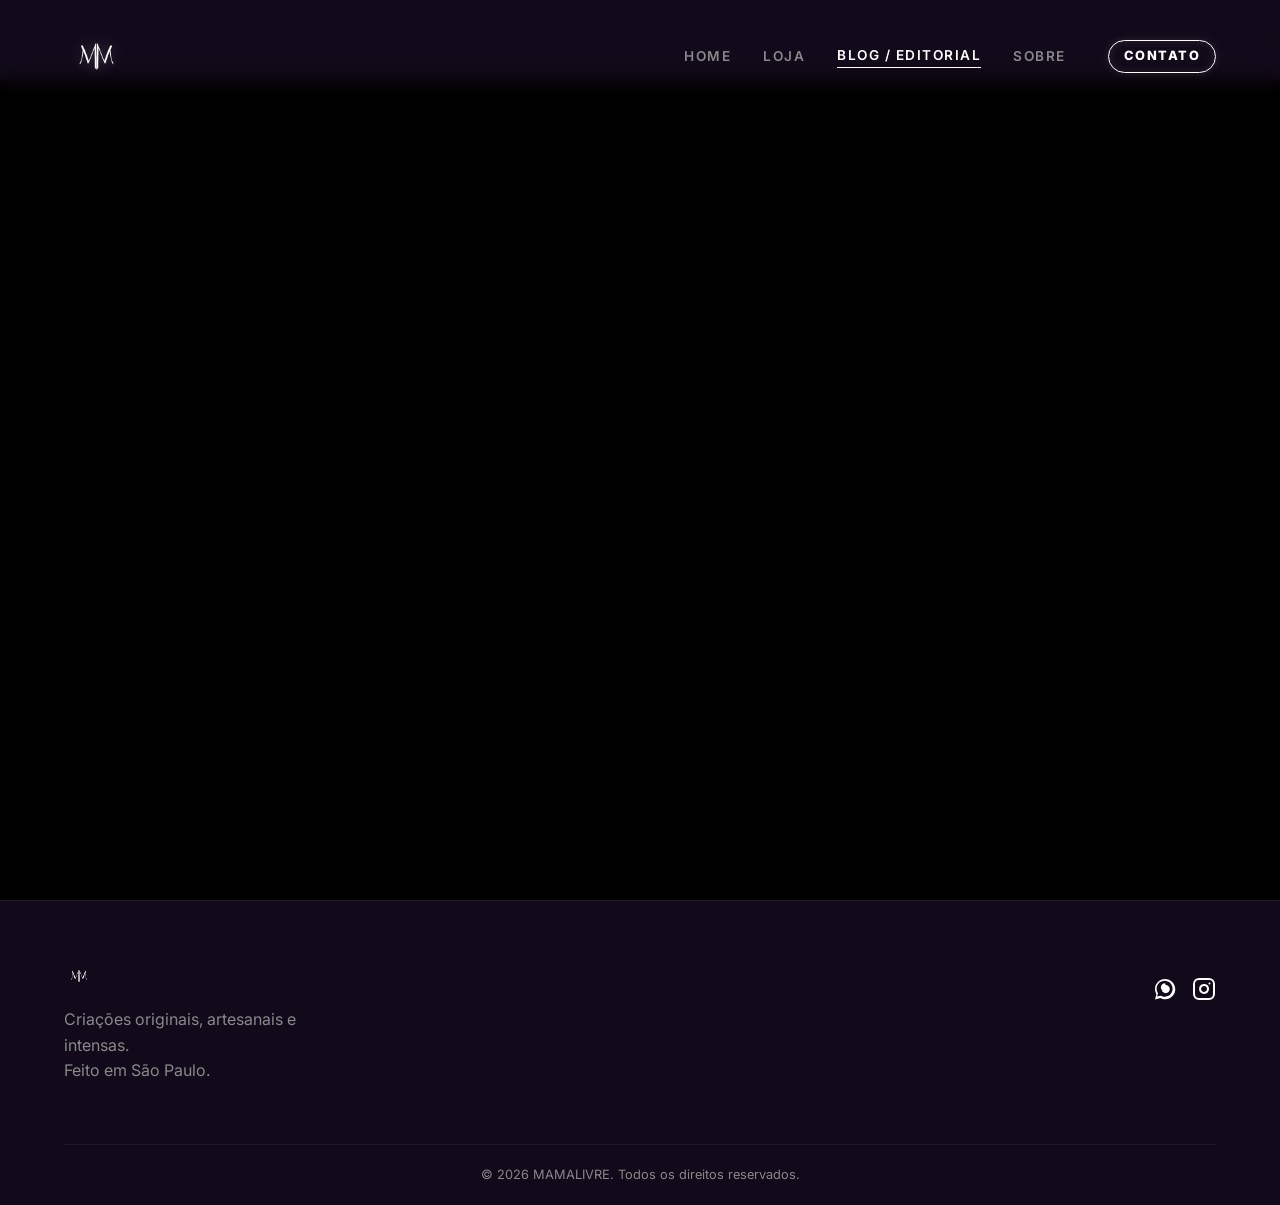
<file: blog.html>
<!DOCTYPE html>
<html lang="pt-BR">
<head>
    <meta charset="UTF-8">
    <meta name="viewport" content="width=device-width, initial-scale=1.0">
    <title>BLOG & EDITORIAL - MAMALIVRE</title>
    <!-- Fonts -->
    <link rel="preconnect" href="https://fonts.googleapis.com">
    <link rel="preconnect" href="https://fonts.gstatic.com" crossorigin>
    <link href="https://fonts.googleapis.com/css2?family=Cinzel+Decorative:wght@700&family=Inter:wght@300;400;600&family=Syncopate:wght@400;700&display=swap" rel="stylesheet">
    <link rel="stylesheet" href="style.css?v=6.3">
    <style>
        .tumblr-container {
            width: 100vw;
            height: calc(100vh - 80px); /* Full height below navbar */
            overflow: hidden;
            background: #000;
            margin-top: 80px; /* Offset for sticky navbar */
        }
        .tumblr-container iframe {
            width: 100%;
            height: 100%;
            border: none;
        }
        /* Custom scrollbar override for the container to match the dark theme */
        ::-webkit-scrollbar {
            width: 8px;
        }
        ::-webkit-scrollbar-track {
            background: var(--bg-dark); 
        }
        ::-webkit-scrollbar-thumb {
            background: rgba(255, 0, 255, 0.4); 
            border-radius: 4px;
        }
        ::-webkit-scrollbar-thumb:hover {
            background: var(--neon-magenta); 
        }
    </style>
</head>
<body>
    <div class="noise-overlay"></div>
    <div class="cursor-glow" id="cursor-glow"></div>

    <nav class="navbar" id="navbar">
        <a href="index.html" class="logo-link">
            <img src="img/logo.png" alt="Mamalivre Logo" class="brand-logo">
        </a>
        <div class="nav-links">
            <a href="index.html" class="nav-link">Home</a>
            <a href="shop.html" class="nav-link">Loja</a>
            <a href="blog.html" class="nav-link" style="color:var(--neon-magenta); border-bottom: 1px solid var(--neon-magenta);">Blog / Editorial</a>
            <a href="index.html#about" class="nav-link">Sobre</a>
            <a href="https://wa.me/5511959843718" target="_blank" class="nav-cta" style="margin-left: 10px; padding: 5px 15px; border: 1px solid var(--neon-magenta); border-radius: 20px; font-size: 0.8rem;">Contato</a>
        </div>
        <div class="mobile-menu-btn">
            <div class="bar"></div>
            <div class="bar"></div>
        </div>
    </nav>

    <!-- Full-Page Tumblr integration below navbar -->

    <!-- Tumblr Integration Area -->
    <section style="padding: 0; margin-top: 0;">
        <div class="tumblr-container">
            <!-- Embedding Tumblr Blog Via iFrame for direct interaction -->
            <iframe src="https://mamalivre.tumblr.com/" title="Mamalivre Tumblr Blog"></iframe>
        </div>
    </section>

    <footer class="footer">
        <div class="container">
            <div class="footer-content">
                <div class="footer-brand">
                    <img src="img/logo.png" alt="MAMALIVRE" height="30" class="logo">
                    <p>Criações originais, artesanais e intensas. <br>Feito em São Paulo.</p>
                </div>
                <div class="footer-social" style="display:flex; gap: 15px; margin-top: 1rem;">
                    <a href="https://wa.me/5511959843718" target="_blank" style="color:#fff;"><svg viewBox="0 0 24 24" width="24" height="24" fill="currentColor"><path d="M12.031 6.172c-2.277 0-4.129 1.852-4.129 4.129 0 1.258.558 2.38 1.43 3.125l-.143.513c-.085.305-.285.586-.558.784.004-.002.348-.112.551-.112.235 0 .438.1.58.261.71.808 1.748 1.303 2.91 1.303 2.277 0 4.129-1.852 4.129-4.129 0-2.277-1.852-4.129-4.129-4.129zM12 2C6.477 2 2 6.477 2 12c0 1.891.524 3.662 1.438 5.176l-1.438 5.235 5.35-1.405c1.458.83 3.141 1.309 4.935 1.309 5.523 0 10-4.477 10-10S17.523 2 12 2zm0 18c-1.558 0-3.04-.423-4.322-1.163l-.31-.18-3.21.843.86-3.13-.197-.313c-.785-1.246-1.21-2.7-1.21-4.214 0-4.411 3.589-8 8-8s8 3.589 8 8-3.589 8-8 8z"/></svg></a>
                    <a href="https://www.instagram.com/mamalivre/" target="_blank" style="color:#fff;"><svg viewBox="0 0 24 24" width="24" height="24" stroke="currentColor" stroke-width="2" fill="none" stroke-linecap="round" stroke-linejoin="round"><rect x="2" y="2" width="20" height="20" rx="5" ry="5"></rect><path d="M16 11.37A4 4 0 1 1 12.63 8 4 4 0 0 1 16 11.37z"></path><line x1="17.5" y1="6.5" x2="17.51" y2="6.5"></line></svg></a>
                </div>
            </div>
            <div class="footer-bottom">
                &copy; 2026 MAMALIVRE. Todos os direitos reservados.
            </div>
        </div>
    </footer>

    <script src="script.js?v=6.3"></script>
</body>
</html>
</file>
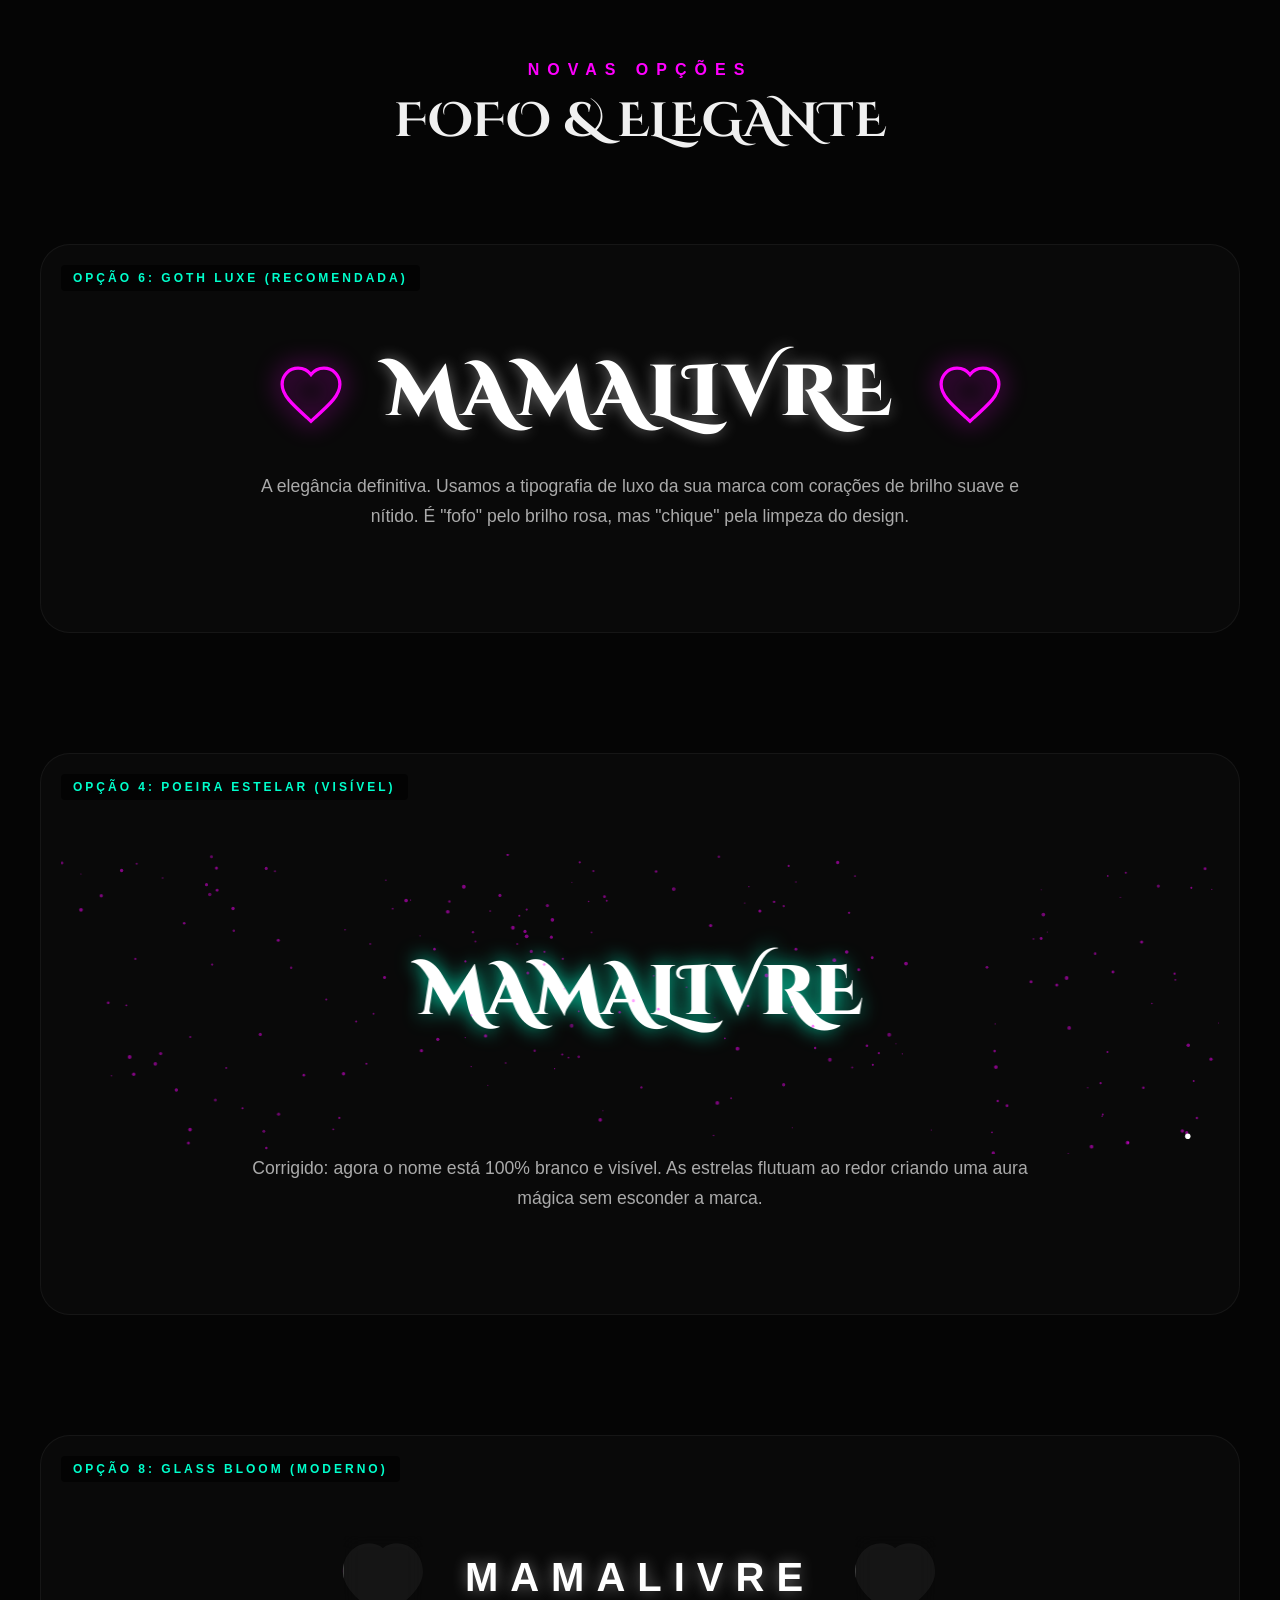
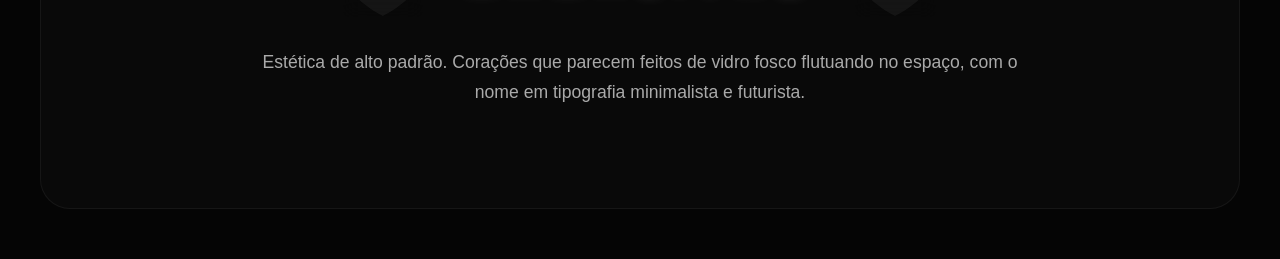
<file: logo_options.html>
<!DOCTYPE html>
<html lang="pt-BR">
<head>
    <meta charset="UTF-8">
    <meta name="viewport" content="width=device-width, initial-scale=1.0">
    <title>MAMALIVRE | Opções: Fofo & Elegante</title>
    <link rel="preconnect" href="https://fonts.googleapis.com">
    <link rel="preconnect" href="https://fonts.gstatic.com" crossorigin>
    <link href="https://fonts.googleapis.com/css2?family=Cinzel+Decorative:wght@700;900&family=Syncopate:wght@400;700&family=Orbitron:wght@700&display=swap" rel="stylesheet">
    <style>
        :root {
            --bg-dark: #050505;
            --neon-magenta: #ff00ff;
            --neon-teal: #00ffcc;
            --text-main: #f0f0f0;
            --font-elegant: 'Cinzel Decorative', serif;
            --font-modern: 'Syncopate', sans-serif;
        }

        body {
            background-color: var(--bg-dark);
            color: var(--text-main);
            font-family: 'Syncopate', sans-serif;
            margin: 0;
            padding: 50px 20px;
            overflow-x: hidden;
            display: flex;
            flex-direction: column;
            align-items: center;
        }

        .container {
            max-width: 1200px;
            width: 100%;
            display: flex;
            flex-direction: column;
            gap: 120px;
        }

        .option-box {
            text-align: center;
            padding: 100px 20px;
            background: rgba(255, 255, 255, 0.02);
            border-radius: 30px;
            border: 1px solid rgba(255, 255, 255, 0.05);
            position: relative;
            overflow: hidden;
            transition: 0.3s;
        }

        .option-box:hover {
            border-color: rgba(255, 0, 255, 0.2);
            background: rgba(255, 255, 255, 0.03);
        }

        .label {
            position: absolute;
            top: 20px;
            left: 20px;
            font-size: 0.75rem;
            color: var(--neon-teal);
            letter-spacing: 3px;
            background: rgba(0, 0, 0, 0.7);
            padding: 6px 12px;
            border-radius: 4px;
            z-index: 10;
            font-weight: 700;
        }

        .logo-display {
            display: flex;
            align-items: center;
            justify-content: center;
            gap: 40px;
            margin-bottom: 30px;
        }

        .elegant-text {
            font-family: var(--font-elegant);
            font-size: clamp(2rem, 10vw, 4.5rem);
            font-weight: 900;
            letter-spacing: 4px;
            color: #fff;
            text-shadow: 0 0 15px rgba(255,255,255,0.4);
        }

        .heart-svg {
            width: 70px;
            height: 70px;
            fill: none;
            stroke-width: 1.5;
            filter: drop-shadow(0 0 12px var(--neon-magenta));
            animation: breathe 3s infinite ease-in-out;
        }

        @keyframes breathe {
            0%, 100% { transform: scale(1); opacity: 0.6; stroke-width: 1.5; }
            50% { transform: scale(1.1); opacity: 1; stroke-width: 2.5; }
        }

        /* OPÇÃO 6: GOTH LUXE */
        .goth-luxe-heart {
            stroke: var(--neon-magenta);
            animation: pulse-glow 4s infinite alternate;
        }

        @keyframes pulse-glow {
            from { filter: drop-shadow(0 0 10px var(--neon-magenta)); stroke: var(--neon-magenta); }
            to { filter: drop-shadow(0 0 25px var(--neon-magenta)); stroke: #ffbbf1; }
        }

        /* OPÇÃO 7: STARDUST SOFT */
        .stardust-canvas {
            width: 100%;
            height: 300px;
            display: block;
        }

        /* OPÇÃO 8: GLASS BLOOM */
        .glass-heart {
            width: 80px;
            height: 80px;
            background: rgba(255, 255, 255, 0.05);
            backdrop-filter: blur(10px);
            -webkit-backdrop-filter: blur(10px);
            clip-path: path('M40 12 C24 0 12 0 36 C0 60 40 80 40 80 C40 80 80 60 80 36 C80 12 56 0 40 12 Z');
            border: 1px solid rgba(255,255,255,0.2);
            box-shadow: 0 0 20px var(--neon-magenta);
            animation: hover 4s infinite ease-in-out;
            position: relative;
        }

        @keyframes hover {
            0%, 100% { transform: translateY(0); box-shadow: 0 0 15px var(--neon-magenta); }
            50% { transform: translateY(-15px); box-shadow: 0 10px 30px var(--neon-magenta); }
        }

        .desc {
            color: #aaa;
            font-size: 1.1rem;
            max-width: 800px;
            margin: 0 auto;
            line-height: 1.7;
            font-family: 'Syncopate', sans-serif;
            text-transform: none;
        }

        .btn-select {
            margin-top: 30px;
            padding: 12px 30px;
            background: transparent;
            border: 1px solid var(--neon-teal);
            color: var(--neon-teal);
            font-family: inherit;
            letter-spacing: 2px;
            cursor: pointer;
            transition: 0.3s;
        }

        .btn-select:hover {
            background: var(--neon-teal);
            color: #000;
        }
    </style>
</head>
<body>
    <header style="text-align: center; margin-bottom: 80px;">
        <h1 style="font-size: 1rem; color: var(--neon-magenta); letter-spacing: 8px;">NOVAS OPÇÕES</h1>
        <h2 style="font-family: var(--font-elegant); font-size: 3rem; margin: 10px 0;">FOFO & ELEGANTE</h2>
    </header>

    <div class="container">
        
        <!-- OPÇÃO 6: GOTH LUXE (FOFO + ELEGANTE) -->
        <div class="option-box">
            <div class="label">OPÇÃO 6: GOTH LUXE (RECOMENDADA)</div>
            <div class="logo-display">
                <svg class="heart-svg goth-luxe-heart" viewBox="0 0 32 32">
                    <path d="M16 28.5L14.1 26.7C7.3 20.6 2.8 16.5 2.8 11.5C2.8 7.4 6 4.2 10.1 4.2C12.4 4.2 14.6 5.3 16 7.1C17.4 5.3 19.6 4.2 21.9 4.2C26 4.2 29.2 7.4 29.2 11.5C29.2 16.5 24.7 20.6 17.9 26.7L16 28.5Z"/>
                </svg>
                <div class="elegant-text">MAMALIVRE</div>
                <svg class="heart-svg goth-luxe-heart" viewBox="0 0 32 32">
                    <path d="M16 28.5L14.1 26.7C7.3 20.6 2.8 16.5 2.8 11.5C2.8 7.4 6 4.2 10.1 4.2C12.4 4.2 14.6 5.3 16 7.1C17.4 5.3 19.6 4.2 21.9 4.2C26 4.2 29.2 7.4 29.2 11.5C29.2 16.5 24.7 20.6 17.9 26.7L16 28.5Z"/>
                </svg>
            </div>
            <p class="desc">A elegância definitiva. Usamos a tipografia de luxo da sua marca com corações de brilho suave e nítido. É "fofo" pelo brilho rosa, mas "chique" pela limpeza do design.</p>
        </div>

        <!-- OPÇÃO 4: POEIRA ESTELAR (REVISADA) -->
        <div class="option-box">
            <div class="label">OPÇÃO 4: POEIRA ESTELAR (VISÍVEL)</div>
            <canvas id="particle-canvas-v2" class="stardust-canvas"></canvas>
            <p class="desc">Corrigido: agora o nome está 100% branco e visível. As estrelas flutuam ao redor criando uma aura mágica sem esconder a marca.</p>
        </div>

        <!-- OPÇÃO 8: GLASS BLOOM -->
        <div class="option-box">
            <div class="label">OPÇÃO 8: GLASS BLOOM (MODERNO)</div>
            <div class="logo-display">
                <div class="glass-heart" style="clip-path: path('M40 12 C24 0 0 12 0 36 C0 60 40 80 40 80 C40 80 80 60 80 36 C80 12 56 0 40 12 Z');"></div>
                <div class="elegant-text" style="font-family: 'Syncopate', sans-serif; letter-spacing: 12px; font-size: 2.5rem;">MAMALIVRE</div>
                <div class="glass-heart" style="animation-delay: -2s; clip-path: path('M40 12 C24 0 0 12 0 36 C0 60 40 80 40 80 C40 80 80 60 80 36 C80 12 56 0 40 12 Z');"></div>
            </div>
            <p class="desc">Estética de alto padrão. Corações que parecem feitos de vidro fosco flutuando no espaço, com o nome em tipografia minimalista e futurista.</p>
        </div>

    </div>

    <script>
        const canvas = document.getElementById('particle-canvas-v2');
        const ctx = canvas.getContext('2d');
        let particles = [];
        
        function resize() {
            canvas.width = canvas.parentElement.clientWidth;
            canvas.height = 300;
        }
        
        window.addEventListener('resize', resize);
        resize();

        class Particle {
            constructor() {
                this.x = Math.random() * canvas.width;
                this.y = Math.random() * canvas.height;
                this.vx = (Math.random() - 0.5) * 1.5;
                this.vy = (Math.random() - 0.5) * 1.5;
                this.size = Math.random() * 1.5 + 0.5;
                this.alpha = Math.random();
            }
            update() {
                this.x += this.vx;
                this.y += this.vy;
                if (this.x < 0 || this.x > canvas.width) this.vx *= -1;
                if (this.y < 0 || this.y > canvas.height) this.vy *= -1;
                this.alpha += 0.01;
            }
            draw() {
                ctx.fillStyle = `rgba(255, 0, 255, ${Math.abs(Math.sin(this.alpha)) * 0.5})`;
                ctx.beginPath();
                ctx.arc(this.x, this.y, this.size, 0, Math.PI * 2);
                ctx.fill();
                
                if (Math.random() > 0.99) {
                    ctx.fillStyle = '#fff';
                    ctx.beginPath();
                    ctx.arc(this.x, this.y, this.size * 1.5, 0, Math.PI * 2);
                    ctx.fill();
                }
            }
        }

        for(let i=0; i<200; i++) particles.push(new Particle());

        function animate() {
            ctx.clearRect(0, 0, canvas.width, canvas.height);
            
            // Text Layer (High Contrast)
            ctx.fillStyle = '#fff';
            ctx.font = '900 70px "Cinzel Decorative"';
            ctx.textAlign = 'center';
            ctx.shadowColor = 'rgba(0, 255, 204, 0.8)';
            ctx.shadowBlur = 20;
            ctx.fillText('MAMALIVRE', canvas.width/2, 160);
            
            ctx.shadowBlur = 0; // Reset for particles
            particles.forEach(p => {
                p.update();
                p.draw();
            });
            requestAnimationFrame(animate);
        }
        animate();
    </script>
</body>
</html>
</file>
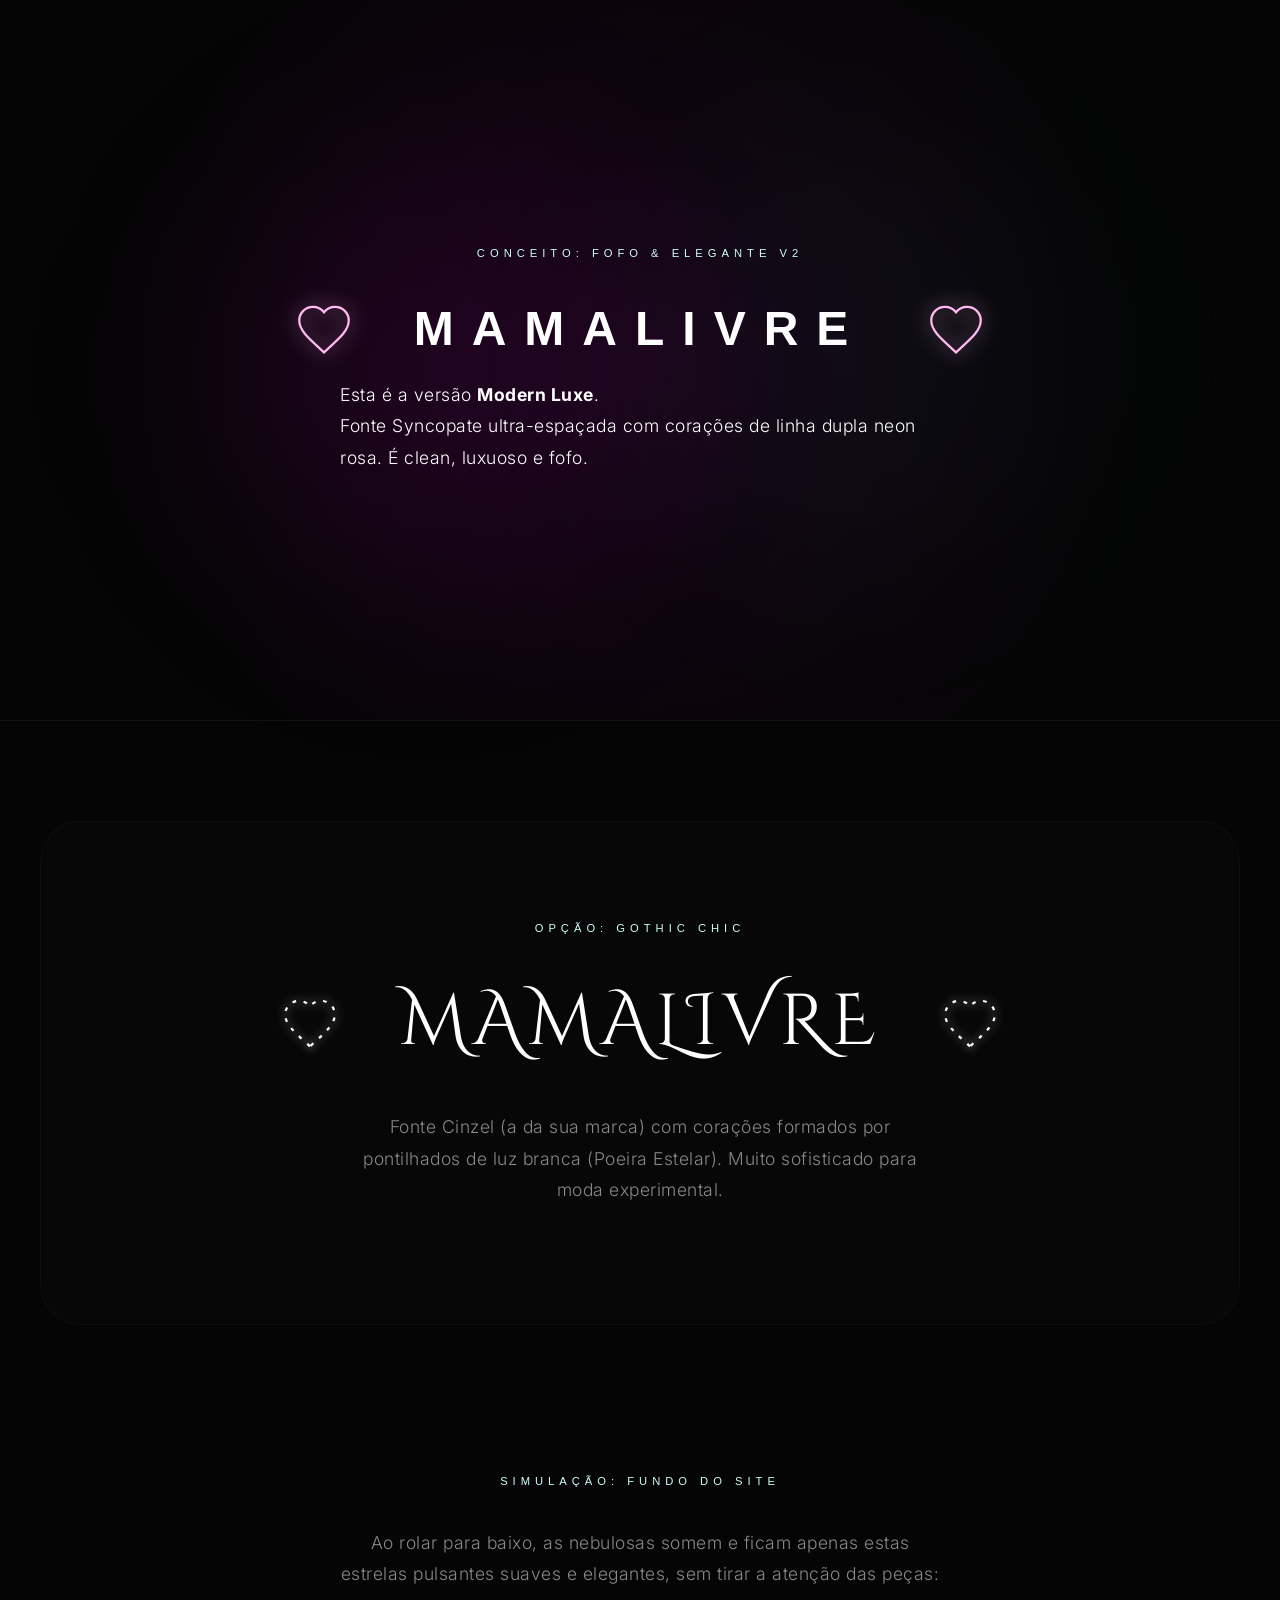
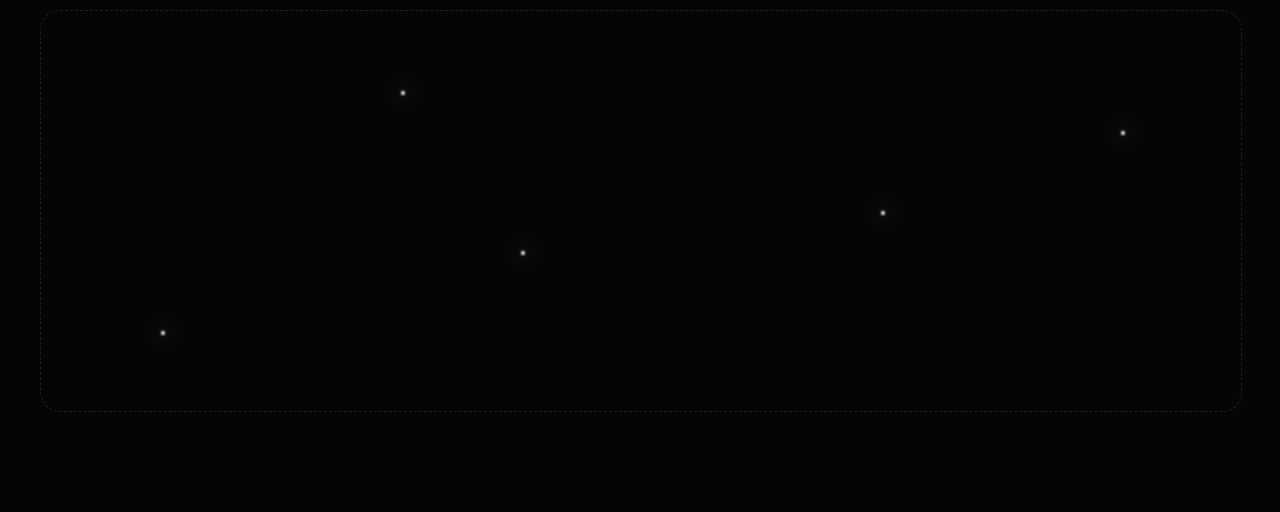
<file: logo_options_v2.html>
<!DOCTYPE html>
<html lang="pt-BR">
<head>
    <meta charset="UTF-8">
    <meta name="viewport" content="width=device-width, initial-scale=1.0">
    <title>MAMALIVRE | Design Elegance v2</title>
    <link rel="preconnect" href="https://fonts.googleapis.com">
    <link rel="preconnect" href="https://fonts.gstatic.com" crossorigin>
    <link href="https://fonts.googleapis.com/css2?family=Cinzel+Decorative:wght@400;700&family=Syncopate:wght@400;700&family=Inter:wght@100;300;600&display=swap" rel="stylesheet">
    <style>
        :root {
            --bg-dark: #050505;
            --soft-pink: #ffbbf1;
            --deep-magenta: #ff00ff;
            --soft-teal: #ccfffa;
            --text-white: #ffffff;
            --font-elegant: 'Cinzel Decorative', serif;
            --font-modern: 'Syncopate', sans-serif;
        }

        body {
            background-color: var(--bg-dark);
            color: var(--text-white);
            margin: 0;
            padding: 0;
            overflow-x: hidden;
            display: flex;
            flex-direction: column;
            align-items: center;
        }

        .hero-preview {
            width: 100%;
            min-height: 80vh;
            display: flex;
            flex-direction: column;
            align-items: center;
            justify-content: center;
            position: relative;
            background: radial-gradient(circle at 50% 50%, rgba(255, 0, 255, 0.08) 0%, transparent 70%);
            border-bottom: 1px solid rgba(255, 255, 255, 0.05);
        }

        .nebula {
            position: absolute;
            width: 600px;
            height: 600px;
            background: radial-gradient(circle, rgba(255, 0, 255, 0.1) 0%, transparent 70%);
            filter: blur(100px);
            z-index: -1;
            pointer-events: none;
        }

        .container {
            max-width: 1200px;
            width: 100%;
            padding: 100px 20px;
            display: flex;
            flex-direction: column;
            gap: 150px;
        }

        .option-section {
            text-align: center;
            position: relative;
        }

        .tag {
            font-family: 'Syncopate', sans-serif;
            font-size: 0.7rem;
            letter-spacing: 5px;
            color: var(--soft-teal);
            margin-bottom: 40px;
            text-transform: uppercase;
        }

        /* LOGO STYLES */
        .logo-wrap {
            display: flex;
            align-items: center;
            justify-content: center;
            gap: 60px;
        }

        /* TYPE A: MODERN LUXE (SYNC) */
        .type-sync {
            font-family: var(--font-modern);
            font-size: clamp(1.5rem, 6vw, 3rem);
            font-weight: 700;
            letter-spacing: 18px;
            text-transform: uppercase;
        }

        /* TYPE B: GOTHIC LUXE (CINZEL) */
        .type-cinzel {
            font-family: var(--font-elegant);
            font-size: clamp(2rem, 8vw, 4.5rem);
            font-weight: 400;
            letter-spacing: 5px;
        }

        /* HEART STYLES */
        .heart-base {
            width: 60px;
            height: 60px;
            fill: none;
            stroke-width: 1.2;
            transition: 0.5s;
        }

        /* HEART STYLE 1: ETERNAL GLOW (DOUBLE LINE) */
        .heart-double {
            stroke: var(--soft-pink);
            filter: drop-shadow(0 0 10px rgba(255, 187, 241, 0.8));
            animation: pulse-double 4s infinite ease-in-out;
        }

        @keyframes pulse-double {
            0%, 100% { transform: scale(1); opacity: 0.7; stroke-width: 1; }
            50% { transform: scale(1.15); opacity: 1; stroke-width: 1.5; }
        }

        /* HEART STYLE 2: STARDUST OUTLINE */
        .heart-stardust {
            stroke: #fff;
            stroke-dasharray: 2 4;
            filter: drop-shadow(0 0 5px #fff);
            animation: rotate-heart 10s linear infinite;
        }

        @keyframes rotate-heart {
            0% { stroke-dashoffset: 0; }
            100% { stroke-dashoffset: 50; }
        }

        /* OPTION BOXES */
        .box {
            background: rgba(255,255,255,0.01);
            border: 1px solid rgba(255,255,255,0.03);
            border-radius: 40px;
            padding: 100px 20px;
            backdrop-filter: blur(5px);
        }

        .desc {
            margin-top: 40px;
            color: #888;
            font-family: 'Inter', sans-serif;
            font-weight: 300;
            font-size: 1.1rem;
            max-width: 600px;
            margin-left: auto;
            margin-right: auto;
            line-height: 1.8;
            letter-spacing: 0.5px;
        }

        /* STARFIELD MINI DEMO */
        .body-simulation {
            width: 100%;
            height: 400px;
            background: #050505;
            position: relative;
            border: 1px dashed rgba(255,255,255,0.1);
            border-radius: 20px;
            margin-top: 20px;
        }

        .pulse-light {
            position: absolute;
            width: 4px;
            height: 4px;
            background: #fff;
            border-radius: 50%;
            filter: blur(1px) drop-shadow(0 0 10px #fff);
            animation: star-pulse 3s infinite;
        }

        @keyframes star-pulse {
            0%, 100% { opacity: 0.2; transform: scale(1); }
            50% { opacity: 1; transform: scale(1.5); }
        }

    </style>
</head>
<body>

    <div class="hero-preview">
        <div class="nebula" style="top: 10%; left: 10%;"></div>
        <div class="nebula" style="bottom: 10%; right: 10%; background: radial-gradient(circle, rgba(0, 255, 204, 0.05) 0%, transparent 70%);"></div>
        
        <div class="tag">CONCEITO: FOFO & ELEGANTE V2</div>
        
        <!-- MAIN RECOMMENDATION -->
        <div class="logo-wrap">
            <svg class="heart-base heart-double" viewBox="0 0 32 32">
                <path d="M16 28.5L14.1 26.7C7.3 20.6 2.8 16.5 2.8 11.5C2.8 7.4 6 4.2 10.1 4.2C12.4 4.2 14.6 5.3 16 7.1C17.4 5.3 19.6 4.2 21.9 4.2C26 4.2 29.2 7.4 29.2 11.5C29.2 16.5 24.7 20.6 17.9 26.7L16 28.5Z"/>
            </svg>
            <div class="type-sync">MAMALIVRE</div>
            <svg class="heart-base heart-double" viewBox="0 0 32 32">
                <path d="M16 28.5L14.1 26.7C7.3 20.6 2.8 16.5 2.8 11.5C2.8 7.4 6 4.2 10.1 4.2C12.4 4.2 14.6 5.3 16 7.1C17.4 5.3 19.6 4.2 21.9 4.2C26 4.2 29.2 7.4 29.2 11.5C29.2 16.5 24.7 20.6 17.9 26.7L16 28.5Z"/>
            </svg>
        </div>
        <div class="desc" style="color: #fff; margin-top: 20px;">Esta é a versão <b>Modern Luxe</b>. <br>Fonte Syncopate ultra-espaçada com corações de linha dupla neon rosa. É clean, luxuoso e fofo.</div>
    </div>

    <div class="container">
        
        <!-- OPTION 2 -->
        <div class="option-section box">
            <div class="tag">OPÇÃO: GOTHIC CHIC</div>
            <div class="logo-wrap">
                <svg class="heart-base heart-stardust" viewBox="0 0 32 32">
                    <path d="M16 28.5L14.1 26.7C7.3 20.6 2.8 16.5 2.8 11.5C2.8 7.4 6 4.2 10.1 4.2C12.4 4.2 14.6 5.3 16 7.1C17.4 5.3 19.6 4.2 21.9 4.2C26 4.2 29.2 7.4 29.2 11.5C29.2 16.5 24.7 20.6 17.9 26.7L16 28.5Z"/>
                </svg>
                <div class="type-cinzel">MAMALIVRE</div>
                <svg class="heart-base heart-stardust" viewBox="0 0 32 32">
                    <path d="M16 28.5L14.1 26.7C7.3 20.6 2.8 16.5 2.8 11.5C2.8 7.4 6 4.2 10.1 4.2C12.4 4.2 14.6 5.3 16 7.1C17.4 5.3 19.6 4.2 21.9 4.2C26 4.2 29.2 7.4 29.2 11.5C29.2 16.5 24.7 20.6 17.9 26.7L16 28.5Z"/>
                </svg>
            </div>
            <p class="desc">Fonte Cinzel (a da sua marca) com corações formados por pontilhados de luz branca (Poeira Estelar). Muito sofisticado para moda experimental.</p>
        </div>

        <!-- BACKGROUND PREVIEW -->
        <div class="option-section">
            <div class="tag">SIMULAÇÃO: FUNDO DO SITE</div>
            <p class="desc">Ao rolar para baixo, as nebulosas somem e ficam apenas estas estrelas pulsantes suaves e elegantes, sem tirar a atenção das peças:</p>
            <div class="body-simulation">
                <div class="pulse-light" style="top: 20%; left: 30%; animation-delay: 0.5s;"></div>
                <div class="pulse-light" style="top: 50%; left: 70%; animation-delay: 1.2s;"></div>
                <div class="pulse-light" style="top: 80%; left: 10%; animation-delay: 2s;"></div>
                <div class="pulse-light" style="top: 30%; left: 90%; animation-delay: 0.1s;"></div>
                <div class="pulse-light" style="top: 60%; left: 40%; animation-delay: 1.5s;"></div>
            </div>
        </div>

    </div>

</body>
</html>
</file>
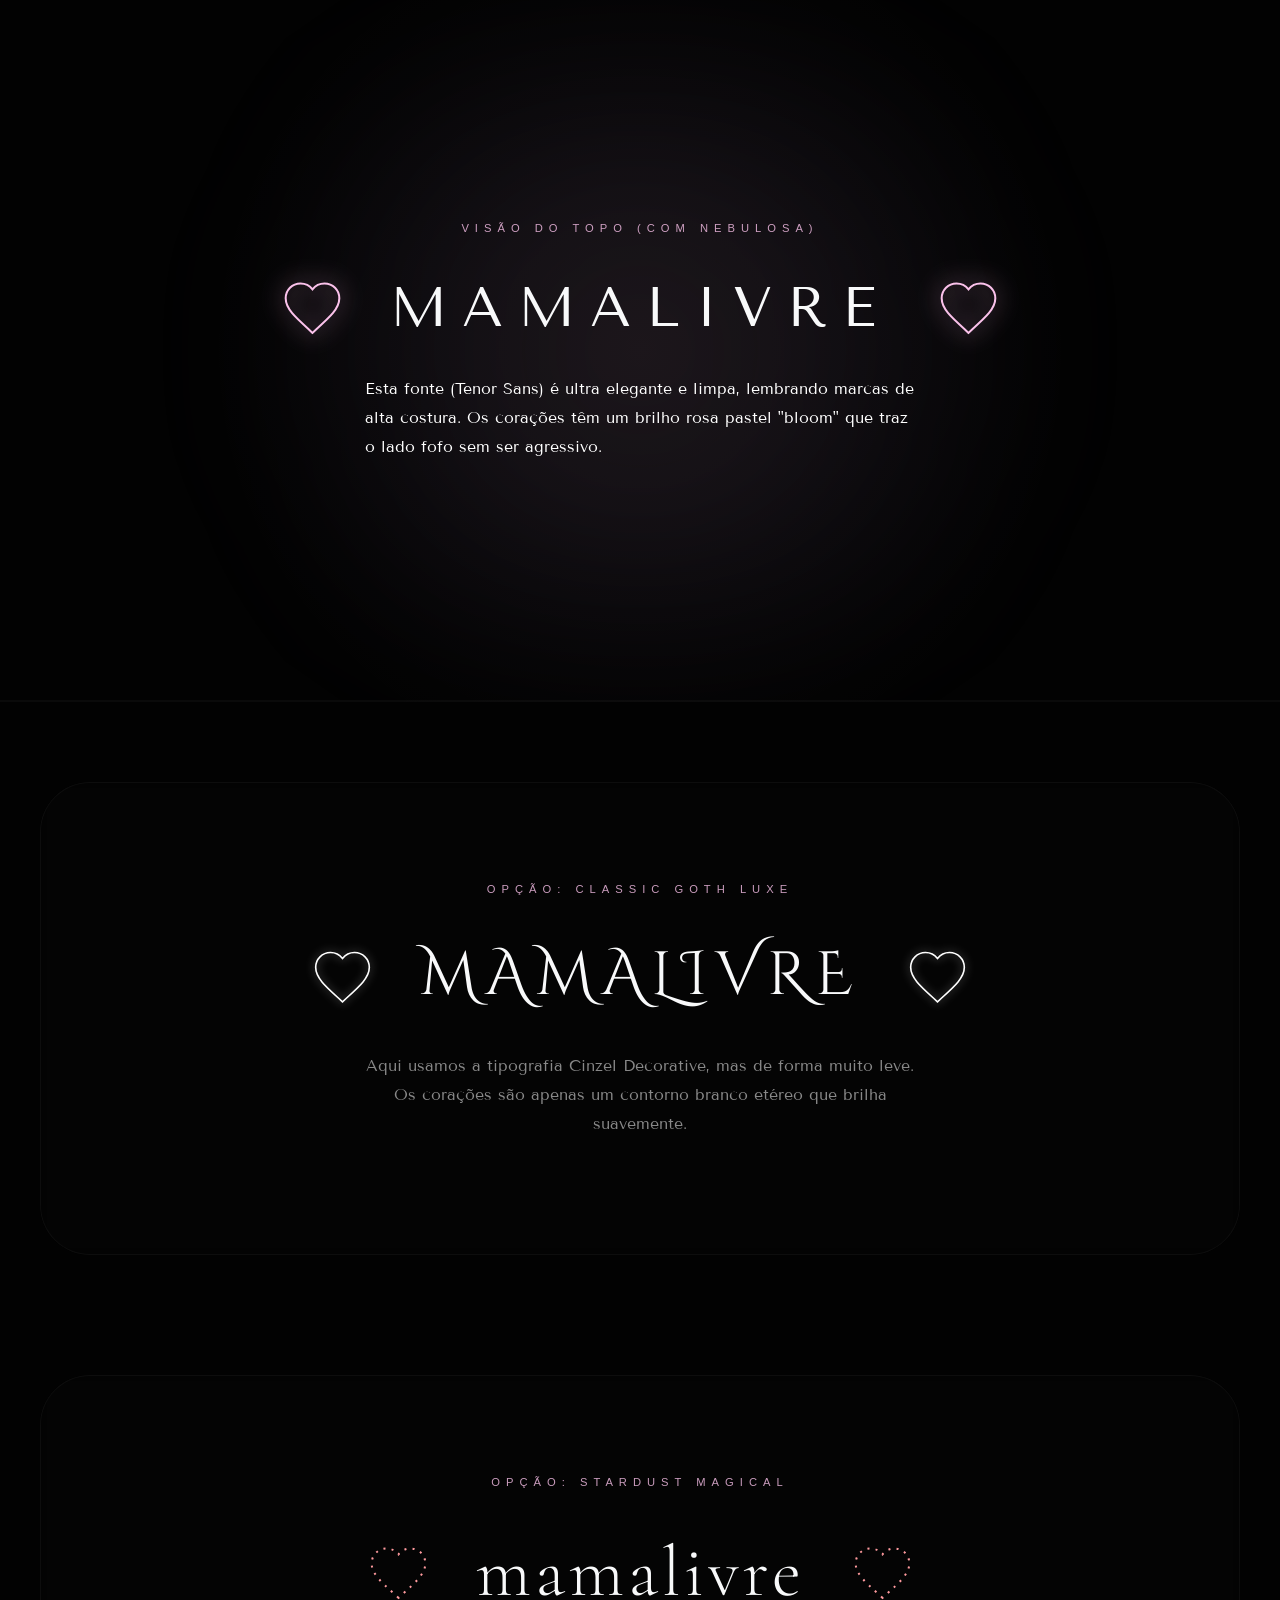
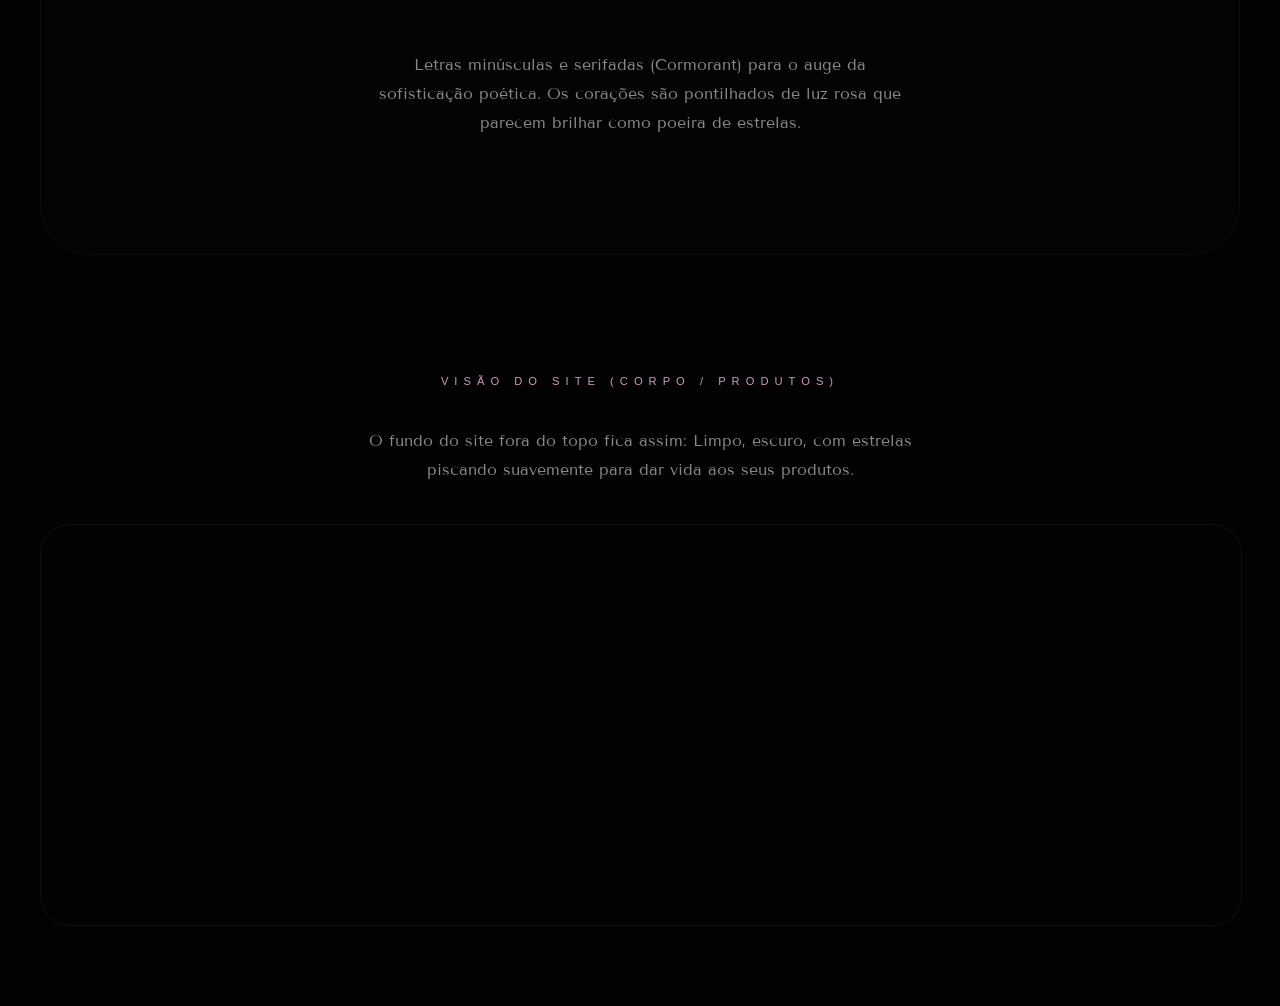
<file: logo_options_v3.html>
<!DOCTYPE html>
<html lang="pt-BR">
<head>
    <meta charset="UTF-8">
    <meta name="viewport" content="width=device-width, initial-scale=1.0">
    <title>MAMALIVRE | Local Preview v3</title>
    <link rel="preconnect" href="https://fonts.googleapis.com">
    <link rel="preconnect" href="https://fonts.gstatic.com" crossorigin>
    <link href="https://fonts.googleapis.com/css2?family=Cinzel+Decorative:wght@400;700;900&family=Syncopate:wght@400;700&family=Tenor+Sans&family=Cormorant+Garamond:wght@300;600&display=swap" rel="stylesheet">
    <style>
        :root {
            --bg-dark: #020202;
            --soft-pink: #fbc2eb;
            --candy-pink: #ff9a9e;
            --elegant-white: #f8f9fa;
            --neon-teal: #a18cd1; /* Softer teal/purple blend */
        }

        body {
            background-color: var(--bg-dark);
            color: var(--elegant-white);
            font-family: 'Tenor Sans', sans-serif;
            margin: 0;
            padding: 0;
            display: flex;
            flex-direction: column;
            align-items: center;
        }

        .hero-preview {
            width: 100%;
            height: 700px;
            display: flex;
            flex-direction: column;
            align-items: center;
            justify-content: center;
            position: relative;
            background: radial-gradient(circle at 50% 50%, rgba(251, 194, 235, 0.05) 0%, transparent 60%);
            border-bottom: 2px solid rgba(255, 255, 255, 0.03);
            overflow: hidden;
        }

        .nebula-hero {
            position: absolute;
            width: 80%;
            height: 80%;
            background: radial-gradient(circle, rgba(251, 194, 235, 0.08) 0%, rgba(161, 140, 209, 0.05) 40%, transparent 70%);
            filter: blur(80px);
            z-index: -1;
            animation: nebula-drift 20s infinite alternate;
        }

        @keyframes nebula-drift {
            from { transform: scale(1) translate(-50px, -50px); }
            to { transform: scale(1.2) translate(50px, 50px); }
        }

        .container {
            max-width: 1200px;
            width: 100%;
            padding: 80px 20px;
            display: flex;
            flex-direction: column;
            gap: 120px;
        }

        .label {
            font-family: 'Syncopate', sans-serif;
            font-size: 0.7rem;
            letter-spacing: 6px;
            color: var(--soft-pink);
            margin-bottom: 40px;
            opacity: 0.8;
            text-transform: uppercase;
        }

        .option-card {
            text-align: center;
            padding: 100px 40px;
            background: rgba(255, 255, 255, 0.01);
            border: 1px solid rgba(255, 255, 255, 0.04);
            border-radius: 50px;
            backdrop-filter: blur(10px);
            position: relative;
        }

        .logo-box {
            display: flex;
            align-items: center;
            justify-content: center;
            gap: 45px;
        }

        /* TIPOGRAFIAS REFINADAS */
        .txt-tenor { font-family: 'Tenor Sans', sans-serif; font-size: 3.5rem; letter-spacing: 15px; text-transform: uppercase; }
        .txt-cormorant { font-family: 'Cormorant Garamond', serif; font-size: 4.5rem; letter-spacing: 4px; font-weight: 300; }
        .txt-cinzel { font-family: 'Cinzel Decorative', serif; font-size: 3.8rem; letter-spacing: 8px; font-weight: 400; }

        /* CORAÇÕES FOFO & ELEGANTE */
        .heart-svg {
            width: 65px;
            height: 65px;
            fill: none;
            stroke-width: 1;
            transition: 0.4s;
        }

        /* ESTILO 1: BLOOM SUAVE (ROSA PASTEL) */
        .heart-bloom {
            stroke: var(--soft-pink);
            filter: drop-shadow(0 0 12px var(--soft-pink));
            animation: heart-float 4s infinite ease-in-out;
        }

        @keyframes heart-float {
            0%, 100% { transform: translateY(0) scale(1); opacity: 0.6; }
            50% { transform: translateY(-10px) scale(1.1); opacity: 1; }
        }

        /* ESTILO 2: NEON MINIMALISTA (TRAÇO FINO) */
        .heart-minimal {
            stroke: #fff;
            stroke-width: 0.8;
            filter: drop-shadow(0 0 5px rgba(255,255,255,0.5));
            animation: heart-glow 3s infinite ease-in-out;
        }

        @keyframes heart-glow {
            0%, 100% { opacity: 0.4; stroke-width: 0.5; }
            50% { opacity: 1; stroke-width: 1.2; }
        }

        /* ESTILO 3: MAGICAL SPARKLE (PONTILHADO) */
        .heart-sparkle {
            stroke: var(--candy-pink);
            stroke-dasharray: 1 3;
            animation: dash-offset 5s linear infinite;
        }

        @keyframes dash-offset {
            from { stroke-dashoffset: 0; }
            to { stroke-dashoffset: 20; }
        }

        .explanation {
            margin-top: 35px;
            color: #888;
            font-size: 1rem;
            max-width: 550px;
            margin-left: auto;
            margin-right: auto;
            line-height: 1.8;
            font-weight: 300;
        }

        /* SIMULAÇÃO DO SITE INTEIRO */
        .site-body-sim {
            width: 100%;
            height: 400px;
            background: #020202;
            border-radius: 30px;
            border: 1px solid rgba(255,255,255,0.05);
            position: relative;
            overflow: hidden;
            margin-top: 40px;
        }

        .star {
            position: absolute;
            background: #fff;
            border-radius: 50%;
            animation: star-blink var(--d) infinite ease-in-out;
            opacity: 0;
        }

        @keyframes star-blink {
            0%, 100% { opacity: 0.1; transform: scale(1); }
            50% { opacity: 0.8; transform: scale(1.3); }
        }

    </style>
</head>
<body>

    <!-- HERO SECTION PREVIEW -->
    <div class="hero-preview">
        <div class="nebula-hero"></div>
        <div class="label">VISÃO DO TOPO (COM NEBULOSA)</div>
        
        <div class="logo-box">
            <svg class="heart-svg heart-bloom" viewBox="0 0 32 32">
                <path d="M16 28.5L14.1 26.7C7.3 20.6 2.8 16.5 2.8 11.5C2.8 7.4 6 4.2 10.1 4.2C12.4 4.2 14.6 5.3 16 7.1C17.4 5.3 19.6 4.2 21.9 4.2C26 4.2 29.2 7.4 29.2 11.5C29.2 16.5 24.7 20.6 17.9 26.7L16 28.5Z"/>
            </svg>
            <div class="txt-tenor">MAMALIVRE</div>
            <svg class="heart-svg heart-bloom" viewBox="0 0 32 32">
                <path d="M16 28.5L14.1 26.7C7.3 20.6 2.8 16.5 2.8 11.5C2.8 7.4 6 4.2 10.1 4.2C12.4 4.2 14.6 5.3 16 7.1C17.4 5.3 19.6 4.2 21.9 4.2C26 4.2 29.2 7.4 29.2 11.5C29.2 16.5 24.7 20.6 17.9 26.7L16 28.5Z"/>
            </svg>
        </div>
        <p class="explanation" style="color: #fff">Esta fonte (Tenor Sans) é ultra elegante e limpa, lembrando marcas de alta costura. Os corações têm um brilho rosa pastel "bloom" que traz o lado fofo sem ser agressivo.</p>
    </div>

    <div class="container">
        
        <!-- OPÇÃO 2 -->
        <div class="option-card">
            <div class="label">OPÇÃO: CLASSIC GOTH LUXE</div>
            <div class="logo-box">
                <svg class="heart-svg heart-minimal" viewBox="0 0 32 32">
                    <path d="M16 28.5L14.1 26.7C7.3 20.6 2.8 16.5 2.8 11.5C2.8 7.4 6 4.2 10.1 4.2C12.4 4.2 14.6 5.3 16 7.1C17.4 5.3 19.6 4.2 21.9 4.2C26 4.2 29.2 7.4 29.2 11.5C29.2 16.5 24.7 20.6 17.9 26.7L16 28.5Z"/>
                </svg>
                <div class="txt-cinzel">MAMALIVRE</div>
                <svg class="heart-svg heart-minimal" viewBox="0 0 32 32">
                    <path d="M16 28.5L14.1 26.7C7.3 20.6 2.8 16.5 2.8 11.5C2.8 7.4 6 4.2 10.1 4.2C12.4 4.2 14.6 5.3 16 7.1C17.4 5.3 19.6 4.2 21.9 4.2C26 4.2 29.2 7.4 29.2 11.5C29.2 16.5 24.7 20.6 17.9 26.7L16 28.5Z"/>
                </svg>
            </div>
            <p class="explanation">Aqui usamos a tipografia Cinzel Decorative, mas de forma muito leve. Os corações são apenas um contorno branco etéreo que brilha suavemente.</p>
        </div>

        <!-- OPÇÃO 3 -->
        <div class="option-card">
            <div class="label">OPÇÃO: STARDUST MAGICAL</div>
            <div class="logo-box">
                <svg class="heart-svg heart-sparkle" viewBox="0 0 32 32">
                    <path d="M16 28.5L14.1 26.7C7.3 20.6 2.8 16.5 2.8 11.5C2.8 7.4 6 4.2 10.1 4.2C12.4 4.2 14.6 5.3 16 7.1C17.4 5.3 19.6 4.2 21.9 4.2C26 4.2 29.2 7.4 29.2 11.5C29.2 16.5 24.7 20.6 17.9 26.7L16 28.5Z"/>
                </svg>
                <div class="txt-cormorant">mamalivre</div>
                <svg class="heart-svg heart-sparkle" viewBox="0 0 32 32">
                    <path d="M16 28.5L14.1 26.7C7.3 20.6 2.8 16.5 2.8 11.5C2.8 7.4 6 4.2 10.1 4.2C12.4 4.2 14.6 5.3 16 7.1C17.4 5.3 19.6 4.2 21.9 4.2C26 4.2 29.2 7.4 29.2 11.5C29.2 16.5 24.7 20.6 17.9 26.7L16 28.5Z"/>
                </svg>
            </div>
            <p class="explanation">Letras minúsculas e serifadas (Cormorant) para o auge da sofisticação poética. Os corações são pontilhados de luz rosa que parecem brilhar como poeira de estrelas.</p>
        </div>

        <!-- BODY PREVIEW -->
        <div style="text-align: center;">
            <div class="label">VISÃO DO SITE (CORPO / PRODUTOS)</div>
            <p class="explanation">O fundo do site fora do topo fica assim: Limpo, escuro, com estrelas piscando suavemente para dar vida aos seus produtos.</p>
            <div class="site-body-sim" id="starfield"></div>
        </div>

    </div>

    <script>
        const field = document.getElementById('starfield');
        for(let i=0; i<30; i++) {
            const star = document.createElement('div');
            star.className = 'star';
            star.style.left = Math.random() * 100 + '%';
            star.style.top = Math.random() * 100 + '%';
            star.style.width = Math.random() * 3 + 'px';
            star.style.height = star.style.width;
            star.style.setProperty('--d', (Math.random() * 3 + 2) + 's');
            star.style.animationDelay = Math.random() * 5 + 's';
            field.appendChild(star);
        }
    </script>
</body>
</html>
</file>
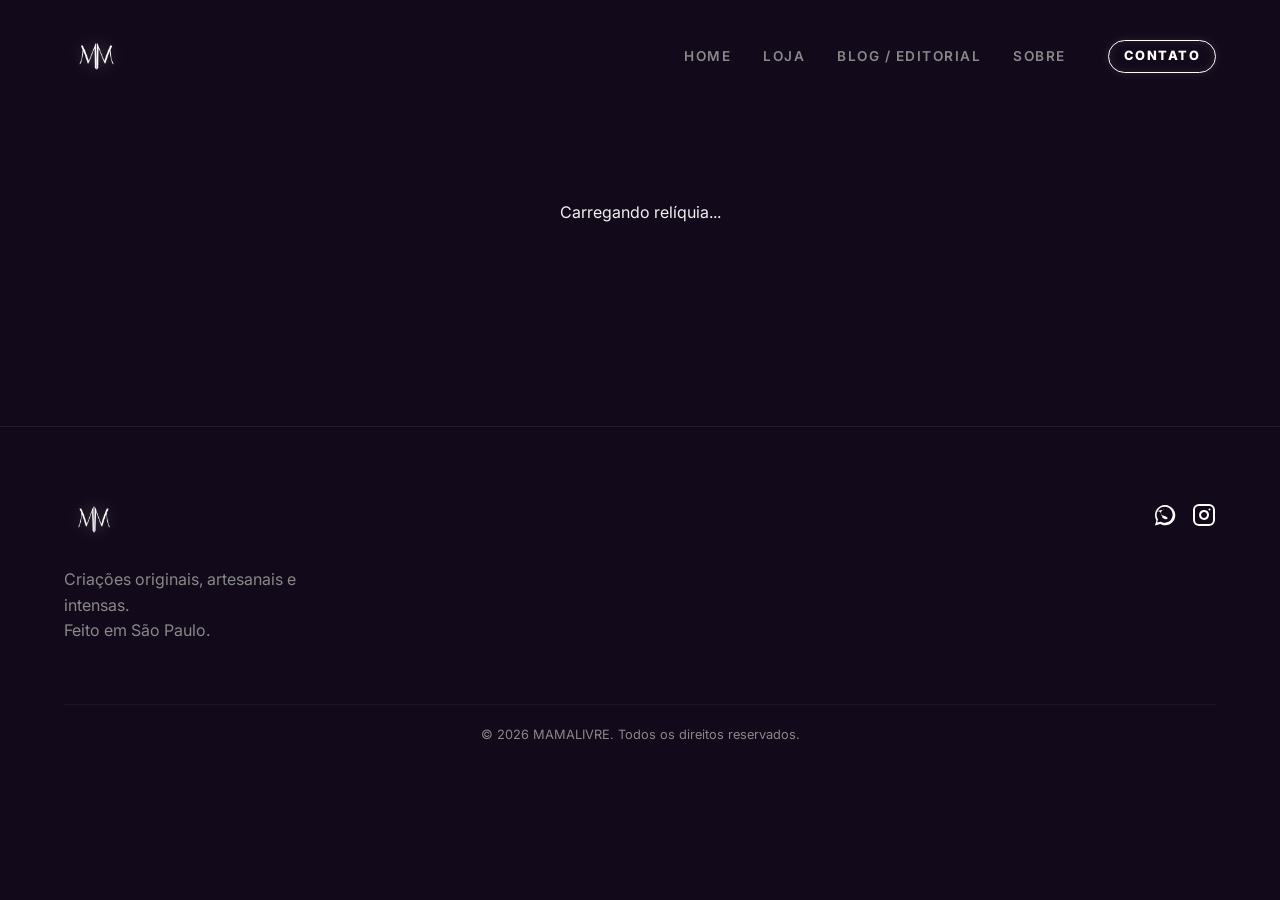
<file: product.html>
<!DOCTYPE html>
<html lang="pt-BR">
<head>
    <meta charset="UTF-8">
    <meta name="viewport" content="width=device-width, initial-scale=1.0">
    <title>DETALHES - MAMALIVRE | Futuristic Handmade</title>
    <!-- Fonts -->
    <link rel="preconnect" href="https://fonts.googleapis.com">
    <link rel="preconnect" href="https://fonts.gstatic.com" crossorigin>
    <link href="https://fonts.googleapis.com/css2?family=Cinzel+Decorative:wght@700&family=Inter:wght@300;400;600&family=Syncopate:wght@400;700&display=swap" rel="stylesheet">
    <link rel="stylesheet" href="style.css?v=6.3">
    <style>
        /* Hidden by default, revealed on load */
        .product-detail-container { opacity: 0; transition: opacity 0.8s ease; }
    </style>
</head>
<body>
    <div class="noise-overlay"></div>
    <div class="cursor-glow" id="cursor-glow"></div>

    <nav class="navbar" id="navbar">
        <a href="index.html" class="logo-link">
            <img src="img/logo.png" alt="Mamalivre Logo" class="brand-logo">
        </a>
        <div class="nav-links">
            <a href="index.html" class="nav-link">Home</a>
            <a href="shop.html" class="nav-link">Loja</a>
            <a href="blog.html" class="nav-link">Blog / Editorial</a>
            <a href="index.html#about" class="nav-link">Sobre</a>
            <a href="https://wa.me/5511959843718" target="_blank" class="nav-cta" style="margin-left: 10px; padding: 5px 15px; border: 1px solid var(--neon-teal); border-radius: 20px; font-size: 0.8rem;">Contato</a>
        </div>
        <div class="mobile-menu-btn">
            <div class="bar"></div>
            <div class="bar"></div>
        </div>
    </nav>

    <main id="product-detail-root">
        <!-- Injected by script.js -->
        <div class="container" style="padding: 200px 5%; text-align: center;">
            <p>Carregando relíquia...</p>
        </div>
    </main>

    <footer class="footer">
        <div class="container">
            <div class="footer-content">
                <div class="footer-brand">
                    <img src="img/logo.png" alt="Mamalivre Logo" class="brand-logo" style="width: 60px; margin-bottom: 0.5rem;">
                    <p>Criações originais, artesanais e intensas. <br>Feito em São Paulo.</p>
                </div>
                <div class="footer-social" style="display:flex; gap: 15px; margin-top: 1rem;">
                    <a href="https://wa.me/5511959843718" target="_blank" style="color:#fff;"><svg viewBox="0 0 24 24" width="24" height="24" fill="currentColor"><path d="M12.031 6.172c-2.277 0-4.129 1.852-4.129 4.129 0 1.258.558 2.38 1.43 3.125l-.143.513c-.085.305-.285.586-.558.784.004-.002.348-.112.551-.112.235 0 .438.1.58.261.71.808 1.748 1.303 2.91 1.303 2.277 0 4.129-1.852-4.129-4.129 0-2.277-1.852-4.129-4.129-4.129zM12 2C6.477 2 2 6.477 2 12c0 1.891.524 3.662 1.438 5.176l-1.438 5.235 5.35-1.405c1.458.83 3.141 1.309 4.935 1.309 5.523 0 10-4.477 10-10S17.523 2 12 2zm0 18c-1.558 0-3.04-.423-4.322-1.163l-.31-.18-3.21.843.86-3.13-.197-.313c-.785-1.246-1.21-2.7-1.21-4.214 0-4.411 3.589-8 8-8s8 3.589 8 8-3.589 8-8 8z"/></svg></a>
                    <a href="https://www.instagram.com/mamalivre/" target="_blank" style="color:#fff;"><svg viewBox="0 0 24 24" width="24" height="24" stroke="currentColor" stroke-width="2" fill="none" stroke-linecap="round" stroke-linejoin="round"><rect x="2" y="2" width="20" height="20" rx="5" ry="5"></rect><path d="M16 11.37A4 4 0 1 1 12.63 8 4 4 0 0 1 16 11.37z"></path><line x1="17.5" y1="6.5" x2="17.51" y2="6.5"></line></svg></a>
                </div>
            </div>
            <div class="footer-bottom">
                &copy; 2026 MAMALIVRE. Todos os direitos reservados.
            </div>
        </div>
    </footer>

    <script src="script.js?v=6.3"></script>
    <script>
        // Trigger product detail loading when DOM is ready
        window.addEventListener('DOMContentLoaded', () => {
            if (typeof loadProductDetail === 'function') {
                loadProductDetail();
            }
        });
    </script>
</body>
</html>
</file>
<file: style.css>
/* CSS Variables for Theme */
:root {
    --bg-dark: #050505;
    --bg-darker: #020202;
    --text-main: #f0f0f0;
    --text-muted: #888888;
    
    --neon-magenta: #ffffff;
    --neon-magenta-glow: rgba(255, 255, 255, 0.4);
    --neon-magenta-dim: rgba(255, 255, 255, 0.1);
    
    --neon-teal: #ffffff;
    --neon-teal-glow: rgba(255, 255, 255, 0.4);
    --neon-teal-dim: rgba(255, 255, 255, 0.1);
    
    --glass-bg: rgba(20, 20, 20, 0.5);
    --glass-border: rgba(255, 255, 255, 0.08);
    
    --font-heading: 'Syncopate', sans-serif;
    --font-logo: 'Cinzel Decorative', serif;
    --font-body: 'Inter', sans-serif;
    
    --transition-smooth: all 0.4s cubic-bezier(0.16, 1, 0.3, 1);
}

* {
    margin: 0;
    padding: 0;
    box-sizing: border-box;
}

html {
    scroll-behavior: smooth;
}

body {
    background: #120a1a !important; /* Cosmic Purple Luminous Base */
    color: var(--text-main);
    font-family: var(--font-body);
    line-height: 1.6;
    overflow-x: hidden;
    position: relative;
    width: 100%;
}

body.theme-light {
    background: #ffffff !important;
}

html {
    overflow-x: hidden;
    width: 100%;
}

/* Background Noise Texture */
.noise-overlay {
    display: none; /* Removed pixelation/noise as requested */
}

/* Glowing Cursor Follower */
.cursor-glow {
    display: none;
}

/* Typography */
h1, h2, h3 {
    font-family: var(--font-heading);
    text-transform: uppercase;
    letter-spacing: 2px;
}

.neon-text {
    color: #fff;
    text-shadow: 0 0 10px var(--neon-magenta), 0 0 20px var(--neon-magenta), 0 0 40px var(--neon-magenta);
}

.neon-text-teal {
    color: #fff;
    text-shadow: 0 0 10px var(--neon-teal), 0 0 20px var(--neon-teal), 0 0 40px var(--neon-teal);
}

.neon-title-black {
    color: #000;
    text-shadow: 
        -1px -1px 0 #fff,  
         1px -1px 0 #fff,
        -1px  1px 0 #fff,
         1px  1px 0 #fff,
         0 0 8px #fff, 
         0 0 15px #fff;
    font-family: var(--font-heading);
    text-transform: uppercase;
    letter-spacing: 3px;
    font-weight: 800;
    font-size: 1.5rem;
}

.product-info p {
    color: #ccc;
    font-size: 0.85rem;
    line-height: 1.6;
    margin-bottom: 20px;
    /* Line clamp for grid */
    display: -webkit-box;
    -webkit-line-clamp: 2;
    -webkit-box-orient: vertical;
    overflow: hidden;
}

/* Detail Page Specifics */
.product-detail-container {
    padding: 120px 5% 80px;
    display: grid;
    grid-template-columns: 1fr 1fr;
    gap: 60px;
    min-height: 80vh;
}

@media (max-width: 968px) {
    .product-detail-container {
        grid-template-columns: 1fr;
        gap: 30px;
        padding-top: 100px;
    }
}

.detail-gallery {
    position: sticky;
    top: 120px;
    align-self: start;
}

.detail-main-img-wrap {
    width: 100%;
    aspect-ratio: 4/5;
    background: #111;
    border-radius: 20px;
    overflow: hidden;
    border: 1px solid var(--glass-border);
    margin-bottom: 20px;
}

.detail-main-img {
    width: 100%;
    height: 100%;
    object-fit: cover;
}

.detail-thumbs {
    display: flex;
    gap: 15px;
    overflow-x: auto;
    padding-bottom: 10px;
}

.thumb-item {
    width: 80px;
    aspect-ratio: 1;
    border-radius: 10px;
    overflow: hidden;
    cursor: pointer;
    border: 2px solid transparent;
    transition: var(--transition-smooth);
    opacity: 0.6;
}

.thumb-item:hover, .thumb-item.active {
    opacity: 1;
    border-color: var(--neon-teal);
    box-shadow: 0 0 10px var(--neon-teal);
}

.thumb-item img {
    width: 100%;
    height: 100%;
    object-fit: cover;
}

.detail-content {
    display: flex;
    flex-direction: column;
    justify-content: center;
}

.detail-info-header {
    margin-bottom: 30px;
    border-bottom: 1px solid var(--glass-border);
    padding-bottom: 20px;
}

.detail-category {
    color: var(--neon-magenta);
    text-transform: uppercase;
    font-size: 0.8rem;
    letter-spacing: 2px;
    margin-bottom: 10px;
}

.detail-title {
    font-family: var(--font-heading);
    font-size: 3rem;
    margin-bottom: 15px;
    color: #fff;
    line-height: 1.1;
}

.detail-price {
    font-size: 1.8rem;
    color: var(--neon-teal);
    font-family: var(--font-heading);
}

.detail-full-desc {
    font-size: 1rem;
    line-height: 1.8;
    color: #ccc;
    margin-bottom: 40px;
    white-space: pre-wrap;
}

.buy-actions {
    display: flex;
    flex-direction: column;
    gap: 20px;
}

.btn-whatsapp {
    background: #25D366;
    color: #fff;
    padding: 20px 40px;
    border-radius: 50px;
    text-decoration: none;
    font-weight: 700;
    text-align: center;
    text-transform: uppercase;
    letter-spacing: 1px;
    font-size: 1.1rem;
    transition: all 0.3s ease;
    box-shadow: 0 10px 20px rgba(37, 211, 102, 0.2);
    display: flex;
    align-items: center;
    justify-content: center;
    gap: 15px;
}

.btn-whatsapp:hover {
    transform: translateY(-5px);
    box-shadow: 0 15px 30px rgba(37, 211, 102, 0.4);
    background: #20ba5a;
}
/* Hero Visual Overhaul: Glitch & Neon Flow */
/* Navigation */.navbar {
    position: fixed;
    top: 0;
    width: 100%;
    padding: 24px 5%;
    display: flex;
    justify-content: space-between;
    align-items: center;
    z-index: 1000;
    transition: var(--transition-smooth);
    backdrop-filter: blur(10px);
    -webkit-backdrop-filter: blur(10px);
    border-bottom: 1px solid transparent;
}

.navbar.scrolled {
    padding: 15px 5%;
    background: rgba(0, 0, 0, 0.95);
    border-bottom: 1px solid rgba(255, 255, 255, 0.05);
}

.logo-link {
    display: flex;
    align-items: center;
    text-decoration: none;
}

.brand-logo {
    height: 65px; /* Enlarged for better visibility as requested */
    width: auto;
    filter: drop-shadow(0 0 8px rgba(255, 255, 255, 0.3));
    transition: var(--transition-smooth);
}

.logo-link:hover .brand-logo {
    filter: drop-shadow(0 0 15px var(--neon-teal));
    transform: scale(1.05);
}

.nav-links {
    display: flex;
    gap: 2rem;
    align-items: center;
}

.nav-link {
    color: var(--text-muted);
    text-decoration: none;
    font-size: 0.85rem;
    text-transform: uppercase;
    letter-spacing: 1.5px;
    font-weight: 600;
    position: relative;
    transition: var(--transition-smooth);
}

.nav-link:hover {
    color: #fff;
}

.nav-link::after {
    content: '';
    position: absolute;
    bottom: -5px;
    left: 0;
    width: 0;
    height: 2px;
    background: var(--neon-teal);
    transition: var(--transition-smooth);
    box-shadow: 0 0 8px var(--neon-teal);
}

.nav-link:hover::after {
    width: 100%;
}

.nav-cta {
    color: #fff;
    text-decoration: none;
    font-size: 0.85rem;
    text-transform: uppercase;
    letter-spacing: 1.5px;
    font-weight: 800;
    padding: 10px 24px;
    border: 1px solid var(--neon-magenta);
    border-radius: 2px;
    background: transparent;
    transition: var(--transition-smooth);
    box-shadow: 0 0 10px inset var(--neon-magenta-dim), 0 0 10px var(--neon-magenta-dim);
}

.nav-cta:hover {
    background: var(--neon-magenta-dim);
    box-shadow: 0 0 15px inset var(--neon-magenta-glow), 0 0 15px var(--neon-magenta-glow);
    text-shadow: 0 0 5px #fff;
}

/* Mobile Menu Button */
.mobile-menu-btn {
    display: none;
    cursor: pointer;
    flex-direction: column;
    gap: 6px;
    z-index: 1001;
    padding: 10px;
}

.mobile-menu-btn .bar {
    width: 25px;
    height: 2px;
    background-color: #fff;
    transition: var(--transition-smooth);
    box-shadow: 0 0 5px rgba(255, 255, 255, 0.5);
}

.mobile-menu-btn.active .bar:nth-child(1) {
    transform: translateY(8px) rotate(45deg);
}

.mobile-menu-btn.active .bar:nth-child(2) {
    transform: translateY(-1px) rotate(-45deg);
}

/* Hero Section */
/* Performance Optimized Parallax Stars */
#stars, #stars2, #stars3 {
    position: absolute;
    top: 0;
    left: 0;
    width: 100%;
    height: 100%;
    background: transparent;
    z-index: -1;
}

#stars {
    width: 1px;
    height: 1px;
    box-shadow: 
        800px 400px #fff, 1200px 200px #fff, 400px 800px #fff, 1600px 600px #fff,
        200px 300px #fff, 900px 900px #fff, 1400px 100px #fff, 100px 500px #fff,
        1800px 800px #fff, 300px 700px #fff, 1500px 400px #fff, 500px 200px #fff,
        1744px 381px #FFF , 466px 1478px #FFF , 1851px 135px #FFF , 1133px 1779px #FFF;
    animation: animStar 100s linear infinite;
}

#stars2 {
    width: 2px;
    height: 2px;
    box-shadow: 
        400px 400px #fff, 1300px 600px #fff, 800px 100px #fff,
        257px 1195px #FFF , 1134px 1111px #FFF , 1683px 1493px #FFF;
    animation: animStar 150s linear infinite;
    opacity: 0.3;
}

#stars3 {
    width: 3px;
    height: 3px;
    box-shadow: 
        1000px 200px #fff, 300px 900px rgba(255, 255, 255, 0.4), 
        1700px 400px rgba(255, 255, 255, 0.4), 806px 1568px #FFF;
    animation: animStar 200s linear infinite;
    opacity: 0.2;
}

@keyframes animStar {
    from { transform: translateY(0px); }
    to { transform: translateY(-2000px); }
}

.hero {
    height: 100vh;
    display: flex;
    align-items: center;
    justify-content: center;
    position: relative;
    overflow: hidden;
    width: 100%;
}

#hero-canvas {
    position: fixed;
    top: 0;
    left: 0;
    width: 100vw;
    height: 100vh;
    z-index: 1; /* Above stars, below content */
    pointer-events: none;
    mix-blend-mode: screen;
}

.hero-bg {
    position: fixed;
    inset: 0;
    width: 100vw;
    height: 100vh;
    background: #120a1a !important; 
    background-image: 
        radial-gradient(circle at 10% 10%, rgba(255, 0, 255, 0.3) 0%, transparent 70%),
        radial-gradient(circle at 90% 90%, rgba(150, 0, 255, 0.2) 0%, transparent 70%),
        radial-gradient(circle at 50% 50%, rgba(0, 255, 204, 0.1) 0%, transparent 80%) !important;
    z-index: -5;
    overflow: hidden;
}

.hero-monumental-logo {
    font-family: var(--font-heading);
    font-size: clamp(3rem, 12vw, 9rem);
    font-weight: 800;
    color: #fff;
    text-transform: uppercase;
    letter-spacing: -1px;
    display: flex;
    align-items: center;
    justify-content: center;
    gap: 0.3em;
    margin-bottom: 0.5rem;
}

.heart-icon {
    font-size: 0.7em;
    color: #fff;
}

.hero-subtitle {
    font-size: 1.1rem;
    color: rgba(255, 255, 255, 0.5);
    text-transform: uppercase;
    letter-spacing: 5px;
    margin-bottom: 3rem;
}

.btn {
    display: inline-block;
    padding: 16px 36px;
    font-family: var(--font-body);
    font-weight: 600;
    text-transform: uppercase;
    letter-spacing: 2px;
    text-decoration: none;
    transition: var(--transition-smooth);
    cursor: pointer;
    border-radius: 2px;
}

.btn-primary {
    background: var(--text-main);
    color: var(--bg-dark);
    border: 1px solid var(--text-main);
    position: relative;
    overflow: hidden;
}

.btn-primary:hover {
    background: transparent;
    color: var(--text-main);
    box-shadow: 0 0 20px rgba(255,255,255,0.2);
}

.hero-canvas {
    position: absolute;
    top: 0;
    left: 0;
    width: 100%;
    height: 100%;
    z-index: 1; /* Above background but behind content */
    pointer-events: none; /* Let clicks pass through */
}

.hero-glass-wrapper {
    position: relative;
    z-index: 10;
    perspective: 1000px;
    width: 100%;
    max-width: 800px;
}

.hero-glass {
    padding: 3rem;
    border-radius: 20px;
    background: rgba(10, 10, 10, 0.4);
    backdrop-filter: blur(12px);
    -webkit-backdrop-filter: blur(12px);
    border: 1px solid rgba(255, 255, 255, 0.05);
    box-shadow: 0 25px 50px -12px rgba(0, 0, 0, 0.5);
    transform-style: preserve-3d;
    transition: transform 0.1s ease-out, border-color 0.3s ease;
}

.hero-glass:hover {
    border-color: rgba(255, 0, 255, 0.3); /* Magenta glow on hover */
}

/* Make text inside pop out during 3D tilt */
.hero-glass .hero-logo,
.hero-glass h1, 
.hero-glass p, 
.hero-glass div {
    transform: translateZ(50px);
}

.hero-logo-large {
    height: 180px; /* Much larger as requested */
    margin-bottom: 2rem;
    filter: drop-shadow(0 0 25px rgba(255, 255, 255, 0.4));
    transition: var(--transition-smooth);
    animation: slowPulse 4s infinite alternate;
}

@keyframes slowPulse {
    from {
        filter: drop-shadow(0 0 20px rgba(255, 255, 255, 0.3));
        opacity: 0.9;
    }
    to {
        filter: drop-shadow(0 0 40px var(--neon-teal));
        opacity: 1;
    }
}

.hero-split-wrapper {
    display: flex;
    flex-direction: row;
    align-items: center;
    justify-content: space-between;
    width: 100%; /* Fill available space securely */
    max-width: 100%; /* Override any previous constraints */
    z-index: 10;
    gap: 20px;
}

.hero-left {
    flex: 1.5; /* Takes up more space to let the logo breathe */
    display: flex;
    flex-direction: column;
    align-items: flex-start;
}

.hero-logo-video {
    width: 100%;
    min-width: 600px; /* Ensure it stays large */
    mix-blend-mode: screen; 
    filter: contrast(1.3) brightness(1.2); /* Pushes the dark grey background of the video into pure black so it disappears */
    -webkit-mask-image: radial-gradient(ellipse at center, black 40%, transparent 75%); /* Fades out the hard square edges */
    mask-image: radial-gradient(ellipse at center, black 40%, transparent 75%);
    transform: scale(1.3); /* Magnifies the text within the video frame */
    transform-origin: left center;
    z-index: 2;
}

.hero-right {
    flex: 1;
    display: flex;
    justify-content: flex-end; /* Pushes the bag to the right corner */
    align-items: center;
}

.animated-bag-container {
    position: relative;
    width: 100%;
    max-width: 450px; /* Slightly larger to accommodate the fade */
    display: flex;
    justify-content: center;
    align-items: center;
    margin: 20px 0;
}

.hero-bag-video {
    position: absolute;
    top: 50%;
    left: 50%;
    width: 100vw;
    height: 100vh;
    object-fit: cover;
    z-index: 1;
    transform: translate(-50%, -50%);
    transition: none; /* No jumping on hover */
    pointer-events: none; /* Let clicks pass through to the unmute button */
}

/* Removed problematic hover that caused 'fuga' */

.scroll-indicator {
    position: absolute;
    bottom: 40px;
    left: 50%;
    transform: translateX(-50%);
    display: flex;
    flex-direction: column;
    align-items: center;
    gap: 10px;
}

.mouse {
    width: 26px;
    height: 40px;
    border: 2px solid rgba(255,255,255,0.4);
    border-radius: 15px;
    position: relative;
}

.wheel {
    width: 4px;
    height: 8px;
    background: #fff;
    border-radius: 2px;
    position: absolute;
    top: 6px;
    left: 50%;
    transform: translateX(-50%);
    animation: scroll 1.5s infinite;
}

@keyframes scroll {
    0% { top: 6px; opacity: 1; }
    100% { top: 20px; opacity: 0; }
}

/* Sections */
.section {
    padding: 120px 5%;
}

.section-darker {
    background: transparent;
    border-top: 1px solid var(--glass-border);
}

.container {
    max-width: 1200px;
    margin: 0 auto;
}

.section-header {
    text-align: center;
    margin-bottom: 80px;
}

.section-title {
    font-size: 3rem;
    margin-bottom: 1rem;
}

.section-desc {
    color: var(--text-muted);
    font-size: 1.1rem;
}

/* Products Glassmorphism */
.product-grid {
    display: grid;
    grid-template-columns: repeat(auto-fit, minmax(240px, 1fr));
    gap: 20px;
}

.product-card {
    position: relative;
    perspective: 1000px;
}

.card-glass {
    background: var(--glass-bg);
    border: 1px solid var(--glass-border);
    border-radius: 16px;
    padding: 24px;
    backdrop-filter: blur(20px);
    -webkit-backdrop-filter: blur(20px);
    transition: transform 0.6s cubic-bezier(0.23, 1, 0.32, 1), box-shadow 0.6s;
    overflow: hidden;
}

.card-glass:hover {
    transform: translateY(-10px) rotateX(2deg) rotateY(2deg);
    box-shadow: 0 20px 40px rgba(0,0,0,0.6), 0 0 20px var(--neon-teal-dim);
    border-color: rgba(0, 255, 204, 0.3);
}

.product-img-wrap {
    width: 100%;
    height: 350px;
    border-radius: 8px;
    overflow: hidden;
    margin-bottom: 24px;
    position: relative;
    background: #000;
}

/* Forced Square Images on Home Page */
#index-product-grid .product-img-wrap {
    height: auto !important;
    aspect-ratio: 1 / 1 !important;
}

#index-product-grid .product-card {
    max-width: 320px;
    margin: 0 auto;
}

.product-img {
    width: 100%;
    height: 100%;
    object-fit: cover;
    transition: transform 0.8s ease;
}

.card-glass:hover .product-img {
    transform: scale(1.08); /* slight zoom on hover */
}

.card-glow {
    position: absolute;
    inset: 0;
    background: radial-gradient(circle at center, transparent 30%, rgba(0, 255, 204, 0.2) 150%);
    opacity: 0;
    transition: opacity 0.6s;
    mix-blend-mode: screen;
}

.card-glass:hover .card-glow {
    opacity: 1;
}

.product-info h3 {
    font-size: 1.4rem;
    margin-bottom: 0.8rem;
    font-weight: 700;
}

.product-info p {
    color: var(--text-muted);
    margin-bottom: 2rem;
    font-size: 0.95rem;
}

.btn-outline {
    display: inline-flex;
    align-items: center;
    gap: 10px;
    color: #fff;
    text-transform: uppercase;
    font-size: 0.85rem;
    font-weight: 600;
    letter-spacing: 1px;
    text-decoration: none;
    border: none;
    background: transparent;
    cursor: pointer;
    border-bottom: 1px solid var(--neon-teal);
    padding-bottom: 4px;
    transition: var(--transition-smooth);
}

.btn-outline:hover {
    color: var(--neon-teal);
    gap: 15px; /* extends arrow slightly */
}

/* Gallery Indicators */
.gallery-dots {
    display: flex;
    gap: 8px;
    margin-top: 15px;
    margin-bottom: 10px;
    justify-content: center;
}

.dot {
    width: 6px;
    height: 6px;
    border-radius: 50%;
    background: rgba(255, 255, 255, 0.2);
    cursor: pointer;
    transition: var(--transition-smooth);
}

.dot.active {
    background: var(--neon-teal);
    box-shadow: 0 0 8px var(--neon-teal);
    transform: scale(1.3);
}

/* Custom Section */
.custom-grid {
    display: grid;
    grid-template-columns: 1fr 1fr;
    gap: 60px;
    align-items: center;
}

.mt-2 { margin-top: 2rem; }

.custom-text {
    margin-bottom: 1.5rem;
    font-size: 1.1rem;
    color: rgba(255,255,255,0.8);
}

.custom-list {
    list-style: none;
    margin-bottom: 2rem;
}

.custom-list li {
    list-style: none;
    margin-bottom: 0.8rem;
    color: var(--text-muted);
    font-size: 1rem;
    padding: 10px 0;
    border-bottom: 1px solid var(--glass-border);
    display: flex;
    align-items: center;
    gap: 15px;
}

.custom-list .bullet {
    display: none; /* Removed the "point" as requested */
}

.bullet {
    width: 6px;
    height: 6px;
    background: var(--neon-magenta);
    box-shadow: 0 0 8px var(--neon-magenta);
    transform: rotate(45deg);
}

.hero {
    height: 100vh !important;
    min-height: 600px;
    background: transparent;
    display: flex;
    align-items: center;
    justify-content: center;
    position: relative;
    overflow: hidden;
    width: 100%;
}

.hero-content {
    position: relative;
    z-index: 10;
    width: 100%;
    height: 100%;
    display: flex;
    align-items: center;
    justify-content: center;
}

/* Distinct Hero Video CSS */
.hero-video-desktop {
    display: block;
}
.hero-video-mobile {
    display: none;
}

.hero-split-wrapper {
    display: none; /* Legacy layout removed */
}

.custom-visual {
    position: relative;
    height: 500px;
    display: flex;
    justify-content: center;
    align-items: center;
}

.hologram-effect {
    position: relative;
    width: 300px;
    height: 300px;
    display: flex;
    justify-content: center;
    align-items: center;
}

.circle {
    position: absolute;
    border-radius: 50%;
    border: 1px solid transparent;
}

.circle-1 {
    width: 100%;
    height: 100%;
    border-color: var(--neon-magenta-dim);
    border-top-color: var(--neon-magenta);
    animation: rotate 8s linear infinite;
}

.circle-2 {
    width: 80%;
    height: 80%;
    border-color: var(--neon-teal-dim);
    border-bottom-color: var(--neon-teal);
    animation: rotate-reverse 6s linear infinite;
}

.circle-3 {
    width: 60%;
    height: 60%;
    border: 1px dashed rgba(255,255,255,0.2);
    animation: rotate 15s linear infinite;
}

.custom-mockup {
    font-family: var(--font-logo);
    font-size: 4rem;
    color: #fff;
    text-shadow: 0 0 20px var(--neon-magenta);
    animation: pulse 4s ease-in-out infinite;
}

@keyframes rotate {
    0% { transform: rotate(0deg); }
    100% { transform: rotate(360deg); }
}

@keyframes rotate-reverse {
    0% { transform: rotate(360deg); }
    100% { transform: rotate(0deg); }
}

@keyframes pulse {
    0%, 100% { text-shadow: 0 0 10px var(--neon-magenta); transform: scale(1); }
    50% { text-shadow: 0 0 30px var(--neon-magenta), 0 0 50px var(--neon-magenta); transform: scale(1.05); }
}

/* Animations (Reveal API) */
.reveal {
    opacity: 0;
    transform: translateY(40px);
    transition: all 1s cubic-bezier(0.16, 1, 0.3, 1);
}

.reveal.active {
    opacity: 1;
    transform: translateY(0);
}

.delay-1 { transition-delay: 0.2s; }
.delay-2 { transition-delay: 0.4s; }

/* Footer */
footer {
    border-top: 1px solid var(--glass-border);
    background: transparent !important;
    padding: 60px 5% 20px;
}

.footer-content {
    display: flex;
    justify-content: space-between;
    align-items: flex-start;
    margin-bottom: 60px;
    flex-wrap: wrap;
    gap: 40px;
}

.footer-brand .logo {
    display: block;
    margin-bottom: 1rem;
}

.footer-brand p {
    color: var(--text-muted);
    max-width: 300px;
}

.social-link {
    display: inline-flex;
    justify-content: center;
    align-items: center;
    width: 45px;
    height: 45px;
    border: 1px solid var(--glass-border);
    border-radius: 50%;
    color: var(--text-main);
    transition: var(--transition-smooth);
}

.social-link:hover {
    background: var(--neon-magenta-dim);
    border-color: var(--neon-magenta);
    color: var(--neon-magenta);
    box-shadow: 0 0 15px var(--neon-magenta-dim);
}

.footer-bottom {
    text-align: center;
    padding-top: 20px;
    border-top: 1px solid rgba(255,255,255,0.05);
    color: var(--text-muted);
    font-size: 0.8rem;
}

/* Base Responsive */
@media (max-width: 900px) {
    .navbar {
        padding: 15px 5%;
        background: rgba(5, 5, 5, 0.95);
        backdrop-filter: blur(15px);
        -webkit-backdrop-filter: blur(15px);
        border-bottom: 1px solid var(--glass-border);
    }

    .mobile-menu-btn {
        display: flex;
        justify-content: center;
        align-items: center;
        width: 44px;
        height: 44px;
    }

    .nav-links {
        position: fixed;
        top: 0;
        right: -100%;
        width: 80%;
        height: 100vh;
        background: rgba(5, 5, 5, 0.98);
        backdrop-filter: blur(20px);
        flex-direction: column;
        justify-content: center;
        align-items: center;
        gap: 3rem;
        transition: var(--transition-smooth);
        z-index: 1000;
        border-left: 1px solid var(--glass-border);
    }

    .nav-links.active {
        right: 0;
    }

    .nav-links a {
        font-size: 1.2rem;
    }

    .custom-grid {
        grid-template-columns: 1fr;
    }
    
    .hero-split-wrapper {
        flex-direction: column;
        text-align: center;
        justify-content: center;
        gap: 0;
    }

    .hero-video-desktop {
        display: none !important;
    }
    .hero-video-mobile {
        display: block !important;
    }
    
    .hero-left {
        align-items: center;
        width: 100%;
        padding-top: 100px; /* Push down from navbar */
    }

    .hero-logo-video {
        min-width: unset;
        width: 90%; /* Smaller to fit better */
        margin-left: 0;
        transform: scale(1);
        -webkit-mask-image: none; /* Disable aggressive mask on mobile */
        mask-image: none;
    }
    
    .section-title {
        font-size: 2.2rem;
    }

    .glitch-text {
        font-size: clamp(1.8rem, 10vw, 3rem);
    }

    .hero-right {
        margin-top: -50px;
        width: 100%;
        justify-content: center;
    }

    .animated-bag-container {
        max-width: 300px;
    }

    .footer-content {
        flex-direction: column;
        align-items: center;
        text-align: center;
        gap: 20px;
    }

    .container {
        width: 100%;
        padding: 0 20px;
    }
}

@media (max-width: 600px) {
    .hero-logo-video {
        width: 100%;
        margin-left: 0;
        transform: scale(0.85); /* More aggressive downscale for narrow phones */
    }

    .section-title {
        font-size: 1.8rem;
    }
}

/* --- AUDIO CONTROL v3.5 (LEGACY - HIDDEN v3.7) --- */
.audio-toggle {
    display: none !important;
}

/* SECTION SOBRE (v7.0) */
.about-container {
    padding-top: 60px;
    padding-bottom: 60px;
}
.inner-about {
    display: grid;
    grid-template-columns: 1fr 1.2fr;
    gap: 50px;
    align-items: center;
    padding: 50px;
    border-radius: 20px;
}
.about-img {
    width: 100%;
    border-radius: 15px;
    filter: grayscale(0.5) contrast(1.2);
    box-shadow: 0 0 30px rgba(0,255,204,0.1);
    transition: var(--transition-fast);
}
.about-img:hover {
    filter: grayscale(0) contrast(1.1);
    box-shadow: 0 0 40px rgba(0,255,204,0.3);
}
.about-description {
    font-size: 1.1rem;
    line-height: 1.8;
    color: #ccc;
    margin-top: 20px;
    text-align: justify;
}

@media (max-width: 992px) {
    .inner-about {
        grid-template-columns: 1fr;
        padding: 30px;
        gap: 30px;
    }
}
</file>
